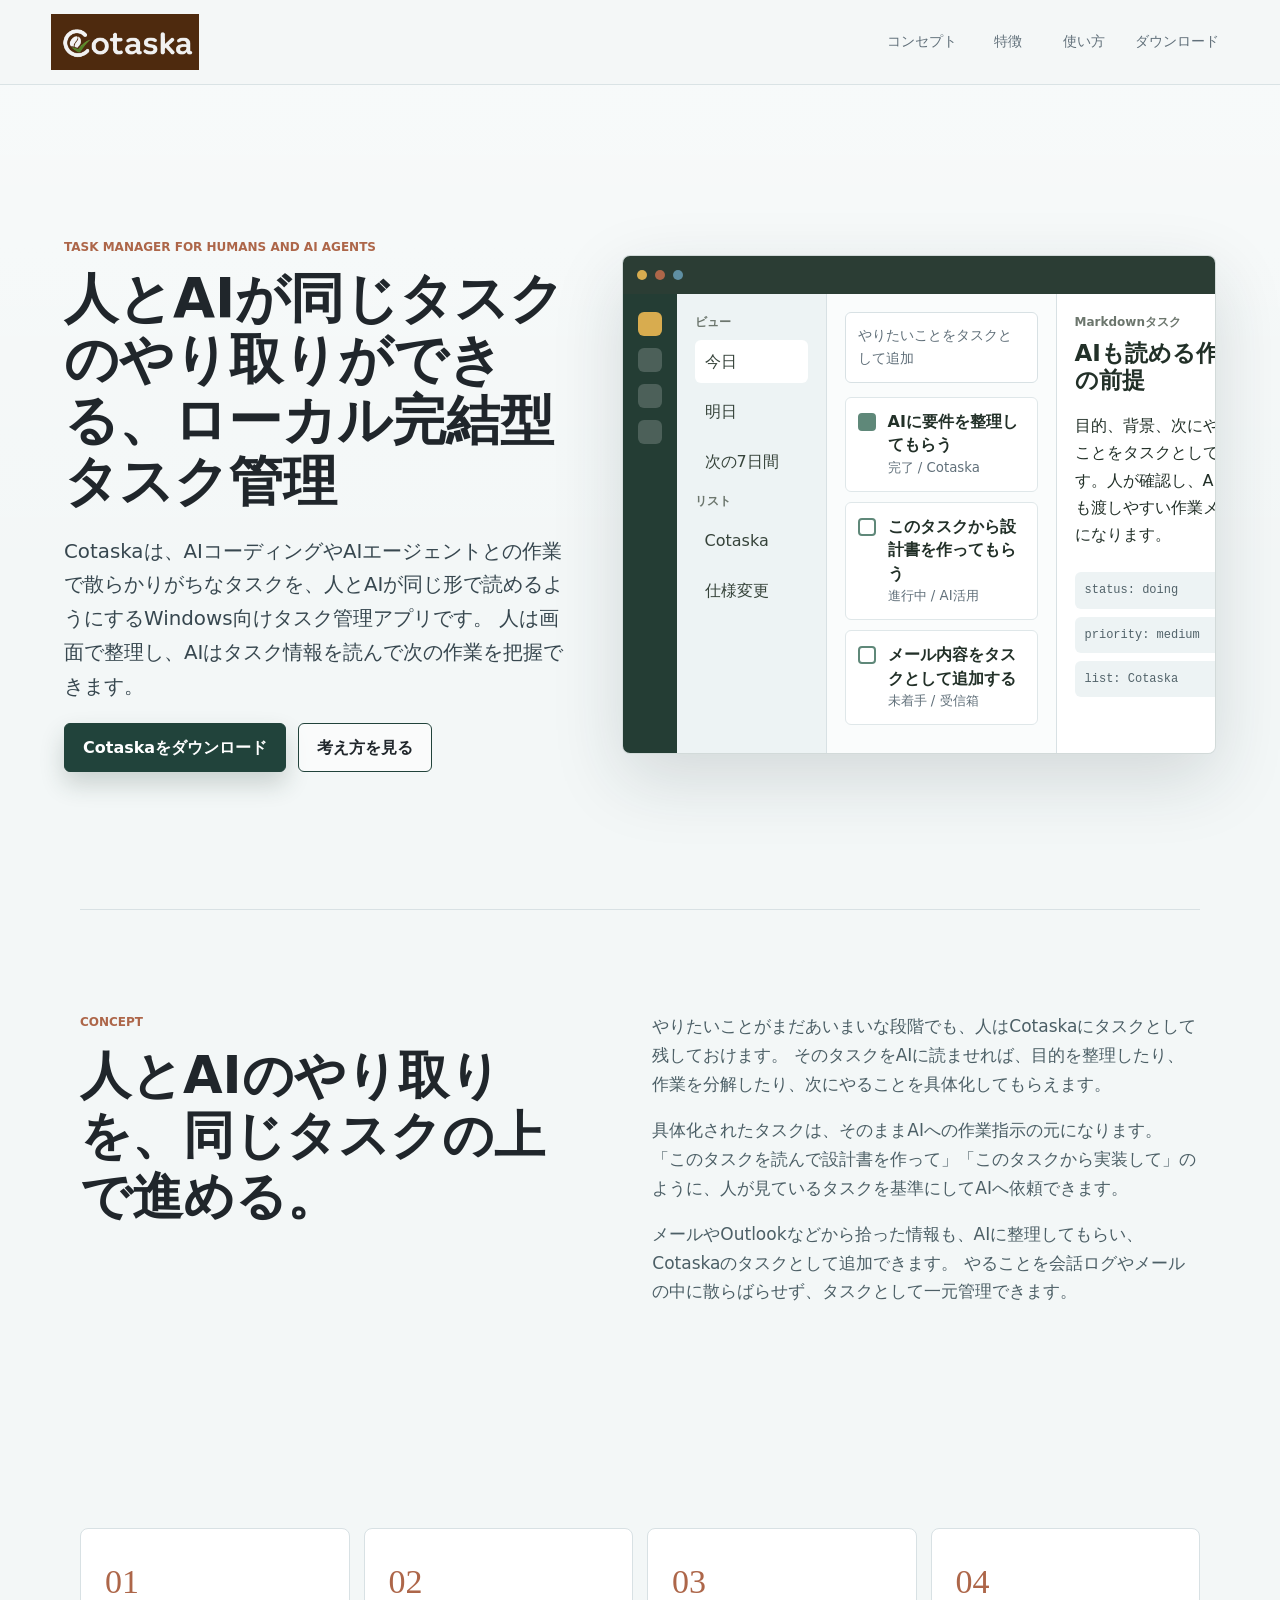
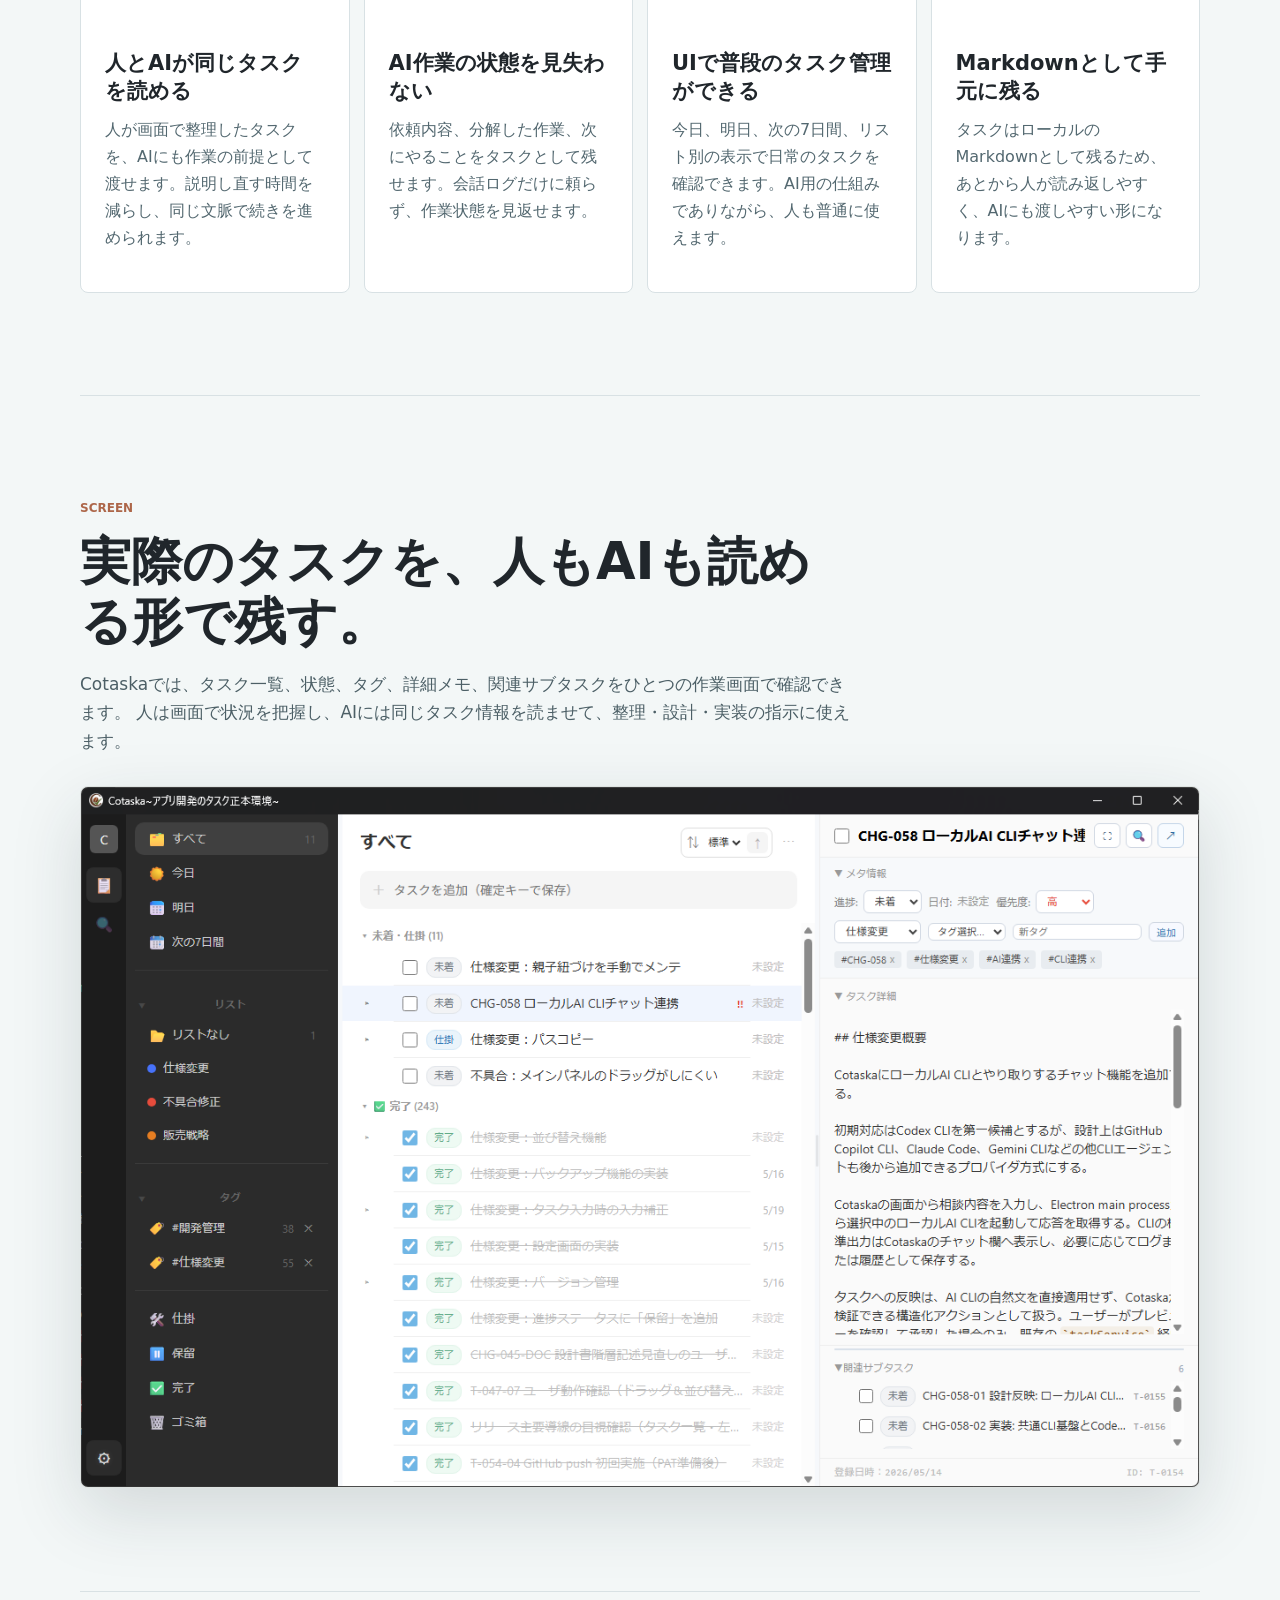
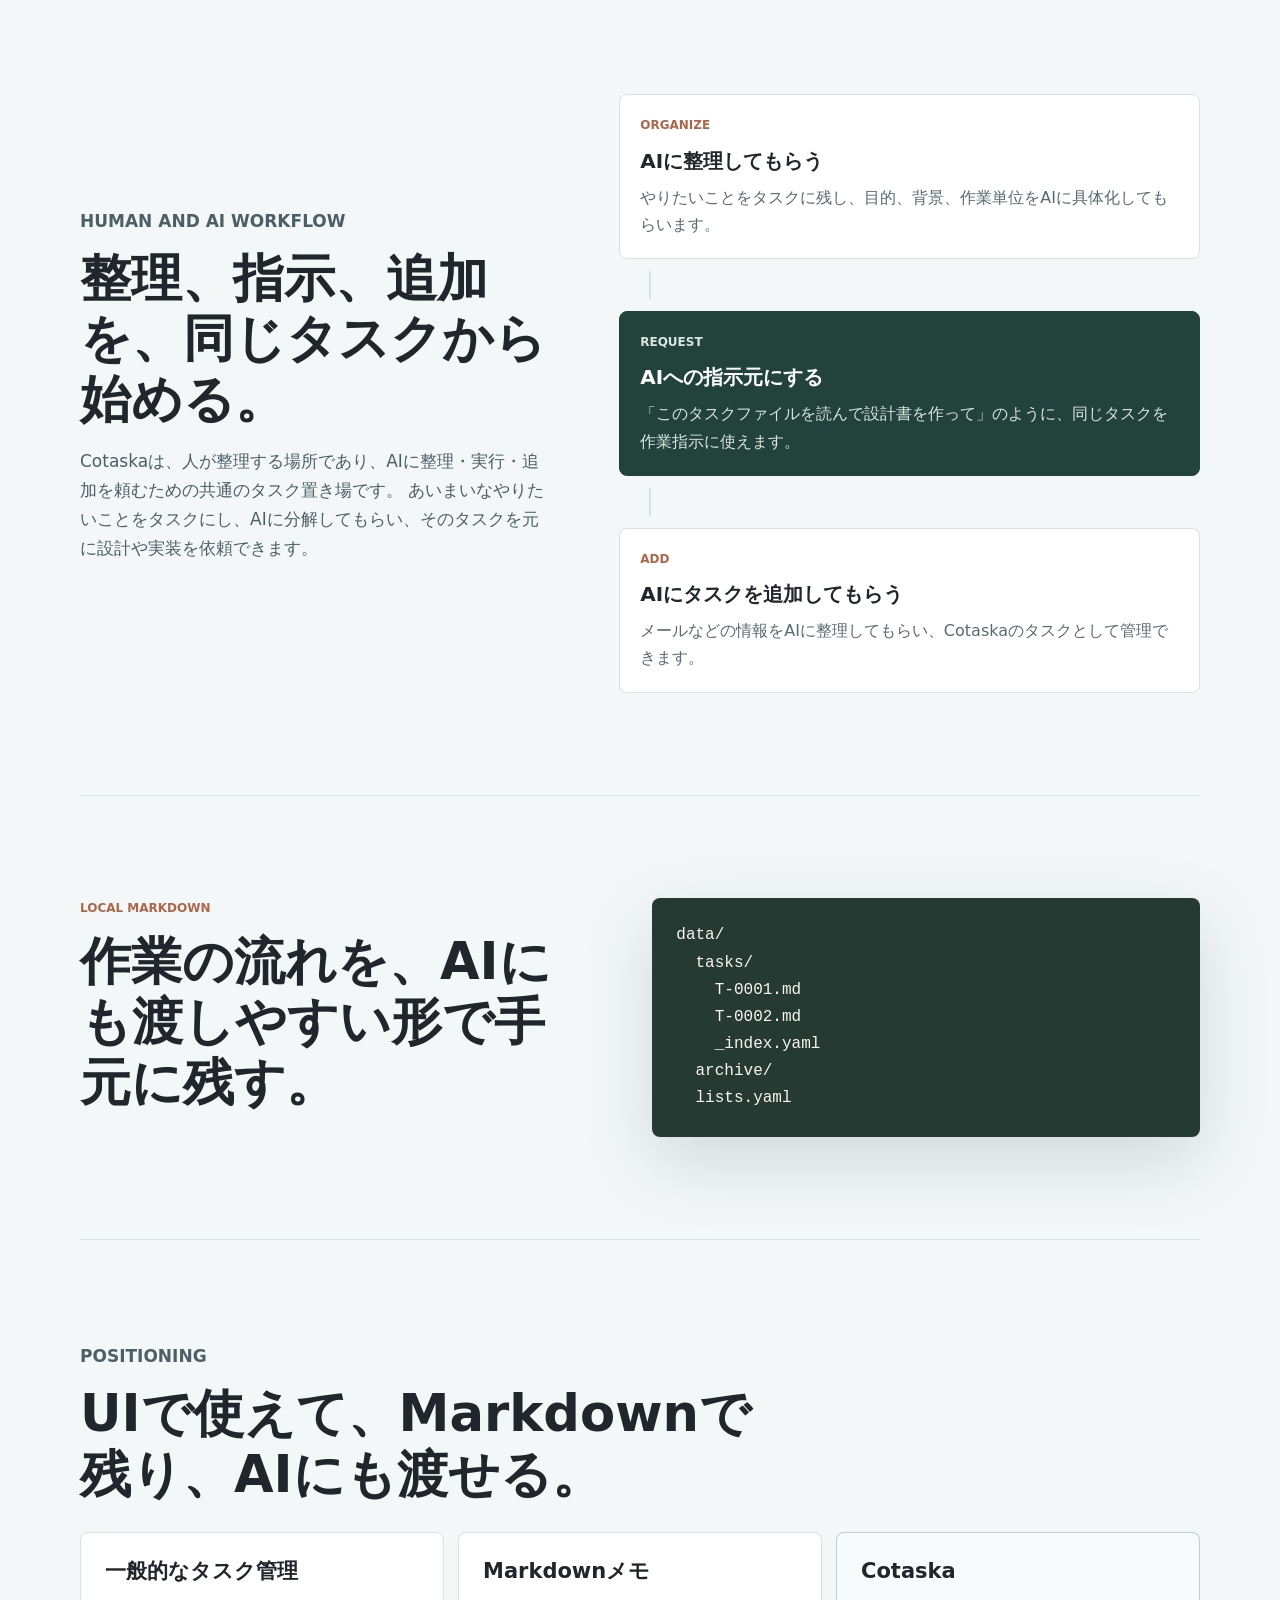
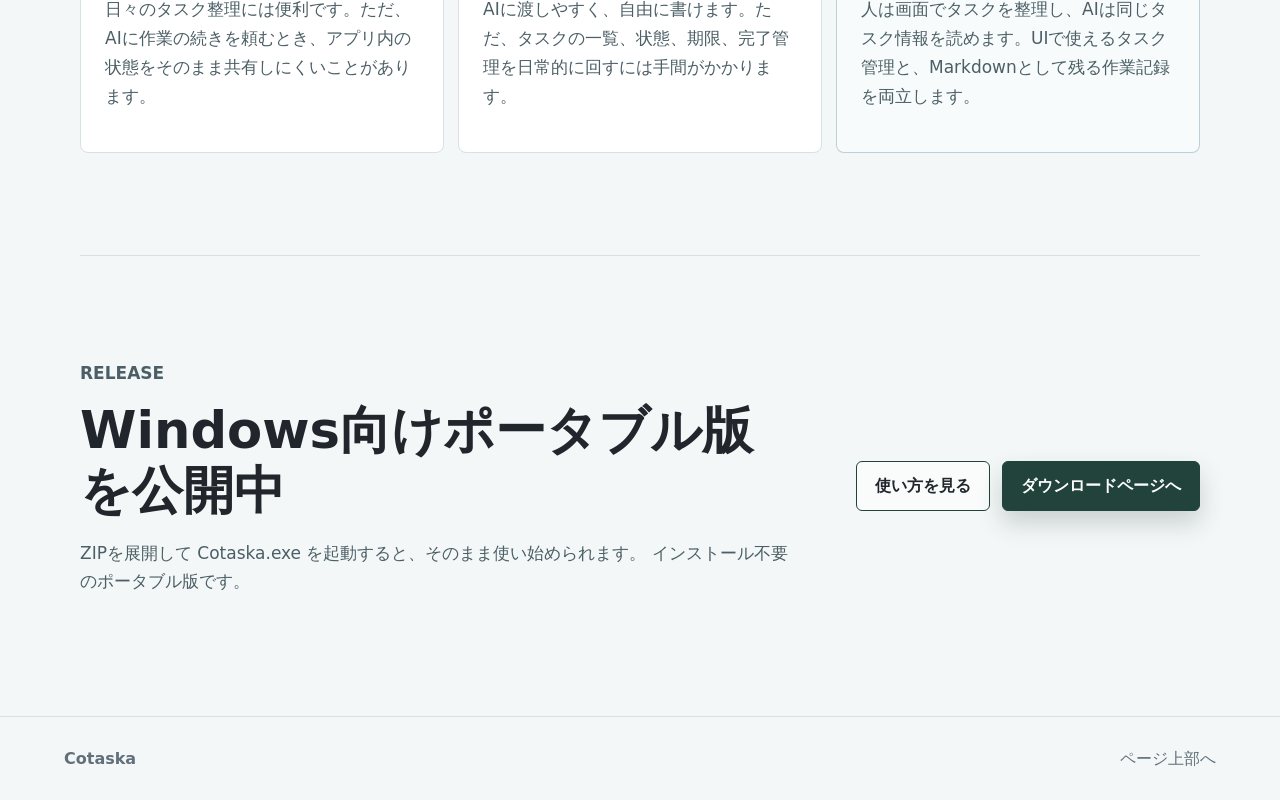
<file: index.html>
<!doctype html>
<html lang="ja">
  <head>
    <meta charset="utf-8">
    <meta name="viewport" content="width=device-width, initial-scale=1">
    <meta name="description" content="Cotaskaは、人とAIが同じタスクのやり取りができる、ローカル完結型のWindows向けタスク管理アプリです。">
    <meta property="og:title" content="Cotaska - 人とAIが同じタスクのやり取りができるタスク管理">
    <meta property="og:description" content="AIに整理してもらう、AIへ作業を指示する、AIにタスクを追加してもらうためのローカル完結型タスク管理。">
    <meta property="og:type" content="website">
    <meta property="og:url" content="https://csho10051.github.io/cotaska-site/">
    <meta property="og:image" content="https://csho10051.github.io/cotaska-site/assets/ogp.png">
    <meta property="og:image:width" content="1200">
    <meta property="og:image:height" content="630">
    <meta name="twitter:card" content="summary_large_image">
    <meta name="twitter:title" content="Cotaska - 人とAIが同じタスクのやり取りができるタスク管理">
    <meta name="twitter:description" content="AIに整理してもらう、AIへ作業を指示する、AIにタスクを追加してもらうためのローカル完結型タスク管理。">
    <meta name="twitter:image" content="https://csho10051.github.io/cotaska-site/assets/ogp.png">
    <title>Cotaska - 人とAIが同じタスクのやり取りができるタスク管理</title>
    <link rel="icon" href="assets/favicon.ico">
    <link rel="stylesheet" href="styles.css">
  </head>
  <body>
    <header class="site-header">
      <a class="brand" href="#top" aria-label="Cotaska">
        <img src="assets/cotaska-logo.png" alt="Cotaska">
      </a>
      <nav class="nav" aria-label="メインナビゲーション">
        <a href="#concept">コンセプト</a>
        <a href="#features">特徴</a>
        <a href="usage.html">使い方</a>
        <a href="download.html">ダウンロード</a>
      </nav>
    </header>

    <main id="top">
      <section class="hero">
        <div class="hero__copy">
          <p class="eyebrow">Task manager for humans and AI agents</p>
          <h1>人とAIが同じタスクのやり取りができる、ローカル完結型タスク管理</h1>
          <p class="lead">
            Cotaskaは、AIコーディングやAIエージェントとの作業で散らかりがちなタスクを、人とAIが同じ形で読めるようにするWindows向けタスク管理アプリです。
            人は画面で整理し、AIはタスク情報を読んで次の作業を把握できます。
          </p>
          <div class="hero__actions" aria-label="主な操作">
            <a class="button button--primary" href="download.html">Cotaskaをダウンロード</a>
            <a class="button button--ghost" href="#concept">考え方を見る</a>
          </div>
        </div>

        <div class="product-shot" aria-label="Cotaskaの画面イメージ">
          <div class="window-bar">
            <span></span>
            <span></span>
            <span></span>
          </div>
          <div class="app-shell">
            <aside class="rail">
              <div class="rail__item active"></div>
              <div class="rail__item"></div>
              <div class="rail__item"></div>
              <div class="rail__item"></div>
            </aside>
            <section class="side-pane">
              <p class="pane-label">ビュー</p>
              <button class="view active">今日</button>
              <button class="view">明日</button>
              <button class="view">次の7日間</button>
              <p class="pane-label">リスト</p>
              <button class="view">Cotaska</button>
              <button class="view">仕様変更</button>
            </section>
            <section class="task-pane">
              <div class="quick-add">やりたいことをタスクとして追加</div>
              <article class="task done">
                <span class="check"></span>
                <div>
                  <strong>AIに要件を整理してもらう</strong>
                  <small>完了 / Cotaska</small>
                </div>
              </article>
              <article class="task">
                <span class="check"></span>
                <div>
                  <strong>このタスクから設計書を作ってもらう</strong>
                  <small>進行中 / AI活用</small>
                </div>
              </article>
              <article class="task">
                <span class="check"></span>
                <div>
                  <strong>メール内容をタスクとして追加する</strong>
                  <small>未着手 / 受信箱</small>
                </div>
              </article>
            </section>
            <section class="detail-pane">
              <p class="pane-label">Markdownタスク</p>
              <h2>AIも読める作業の前提</h2>
              <p>目的、背景、次にやることをタスクとして残す。人が確認し、AIにも渡しやすい作業メモになります。</p>
              <div class="metadata">
                <span>status: doing</span>
                <span>priority: medium</span>
                <span>list: Cotaska</span>
              </div>
            </section>
          </div>
        </div>
      </section>

      <section id="concept" class="section concept">
        <div class="section-heading">
          <p class="eyebrow">Concept</p>
          <h2>人とAIのやり取りを、同じタスクの上で進める。</h2>
        </div>
        <div class="concept__body">
          <p>
            やりたいことがまだあいまいな段階でも、人はCotaskaにタスクとして残しておけます。
            そのタスクをAIに読ませれば、目的を整理したり、作業を分解したり、次にやることを具体化してもらえます。
          </p>
          <p>
            具体化されたタスクは、そのままAIへの作業指示の元になります。
            「このタスクを読んで設計書を作って」「このタスクから実装して」のように、人が見ているタスクを基準にしてAIへ依頼できます。
          </p>
          <p>
            メールやOutlookなどから拾った情報も、AIに整理してもらい、Cotaskaのタスクとして追加できます。
            やることを会話ログやメールの中に散らばらせず、タスクとして一元管理できます。
          </p>
        </div>
      </section>

      <section id="features" class="section feature-grid">
        <article>
          <span class="feature-number">01</span>
          <h3>人とAIが同じタスクを読める</h3>
          <p>人が画面で整理したタスクを、AIにも作業の前提として渡せます。説明し直す時間を減らし、同じ文脈で続きを進められます。</p>
        </article>
        <article>
          <span class="feature-number">02</span>
          <h3>AI作業の状態を見失わない</h3>
          <p>依頼内容、分解した作業、次にやることをタスクとして残せます。会話ログだけに頼らず、作業状態を見返せます。</p>
        </article>
        <article>
          <span class="feature-number">03</span>
          <h3>UIで普段のタスク管理ができる</h3>
          <p>今日、明日、次の7日間、リスト別の表示で日常のタスクを確認できます。AI用の仕組みでありながら、人も普通に使えます。</p>
        </article>
        <article>
          <span class="feature-number">04</span>
          <h3>Markdownとして手元に残る</h3>
          <p>タスクはローカルのMarkdownとして残るため、あとから人が読み返しやすく、AIにも渡しやすい形になります。</p>
        </article>
      </section>

      <section class="section screenshot-section">
        <div class="section-heading">
          <p class="eyebrow">Screen</p>
          <h2>実際のタスクを、人もAIも読める形で残す。</h2>
          <p>
            Cotaskaでは、タスク一覧、状態、タグ、詳細メモ、関連サブタスクをひとつの作業画面で確認できます。
            人は画面で状況を把握し、AIには同じタスク情報を読ませて、整理・設計・実装の指示に使えます。
          </p>
        </div>
        <figure class="screenshot-frame">
          <img src="assets/cotaska-screen.png" alt="Cotaskaのタスク一覧と詳細画面">
        </figure>
      </section>

      <section id="agents" class="section agent-section">
        <div class="agent-copy">
          <p class="eyebrow">Human and AI workflow</p>
          <h2>整理、指示、追加を、同じタスクから始める。</h2>
          <p>
            Cotaskaは、人が整理する場所であり、AIに整理・実行・追加を頼むための共通のタスク置き場です。
            あいまいなやりたいことをタスクにし、AIに分解してもらい、そのタスクを元に設計や実装を依頼できます。
          </p>
        </div>
        <div class="agent-flow" aria-label="CotaskaのAI活用フロー">
          <div class="flow-card">
            <span>Organize</span>
            <strong>AIに整理してもらう</strong>
            <p>やりたいことをタスクに残し、目的、背景、作業単位をAIに具体化してもらいます。</p>
          </div>
          <div class="flow-line"></div>
          <div class="flow-card flow-card--dark">
            <span>Request</span>
            <strong>AIへの指示元にする</strong>
            <p>「このタスクファイルを読んで設計書を作って」のように、同じタスクを作業指示に使えます。</p>
          </div>
          <div class="flow-line"></div>
          <div class="flow-card">
            <span>Add</span>
            <strong>AIにタスクを追加してもらう</strong>
            <p>メールなどの情報をAIに整理してもらい、Cotaskaのタスクとして管理できます。</p>
          </div>
        </div>
      </section>

      <section class="section data-model">
        <div class="section-heading">
          <p class="eyebrow">Local Markdown</p>
          <h2>作業の流れを、AIにも渡しやすい形で手元に残す。</h2>
        </div>
        <pre><code>data/
  tasks/
    T-0001.md
    T-0002.md
    _index.yaml
  archive/
  lists.yaml</code></pre>
      </section>

      <section class="section comparison">
        <div class="section-heading">
          <p class="eyebrow">Positioning</p>
          <h2>UIで使えて、Markdownで残り、AIにも渡せる。</h2>
        </div>
        <div class="comparison-grid">
          <div>
            <h3>一般的なタスク管理</h3>
            <p>日々のタスク整理には便利です。ただ、AIに作業の続きを頼むとき、アプリ内の状態をそのまま共有しにくいことがあります。</p>
          </div>
          <div>
            <h3>Markdownメモ</h3>
            <p>AIに渡しやすく、自由に書けます。ただ、タスクの一覧、状態、期限、完了管理を日常的に回すには手間がかかります。</p>
          </div>
          <div>
            <h3>Cotaska</h3>
            <p>人は画面でタスクを整理し、AIは同じタスク情報を読めます。UIで使えるタスク管理と、Markdownとして残る作業記録を両立します。</p>
          </div>
        </div>
      </section>

      <section id="download" class="section download">
        <div>
          <p class="eyebrow">Release</p>
          <h2>Windows向けポータブル版を公開中</h2>
          <p>
            ZIPを展開して Cotaska.exe を起動すると、そのまま使い始められます。
            インストール不要のポータブル版です。
          </p>
        </div>
        <div class="download__actions">
          <a class="button button--ghost" href="usage.html">使い方を見る</a>
          <a class="button button--primary" href="download.html">ダウンロードページへ</a>
        </div>
      </section>
    </main>

    <footer class="site-footer">
      <p>Cotaska</p>
      <a href="#top">ページ上部へ</a>
    </footer>

    <script src="script.js"></script>
  </body>
</html>
</file>
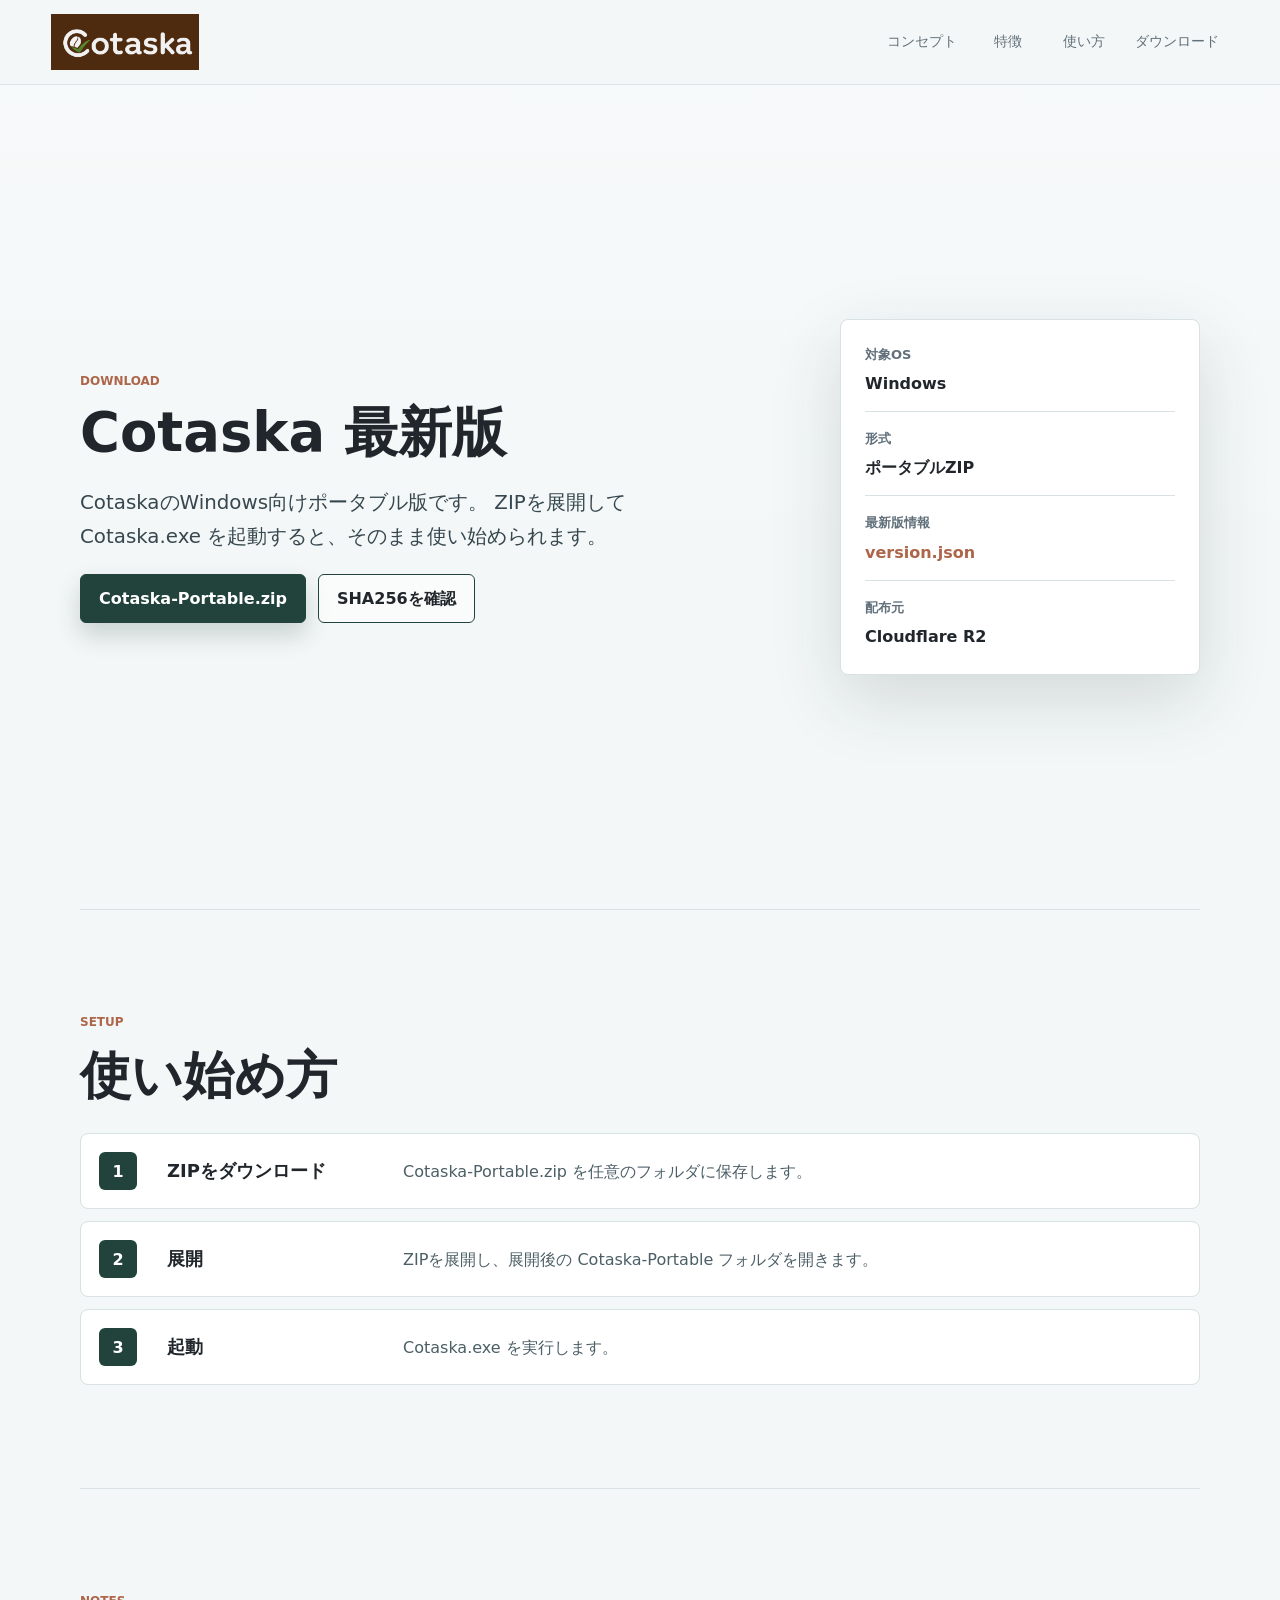
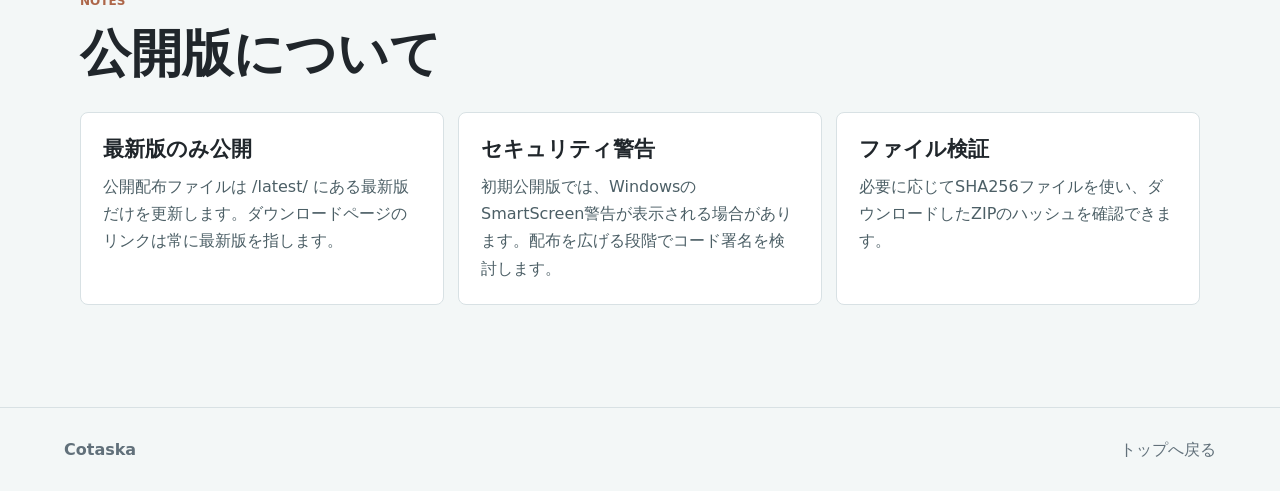
<file: download.html>
<!doctype html>
<html lang="ja">
  <head>
    <meta charset="utf-8">
    <meta name="viewport" content="width=device-width, initial-scale=1">
    <meta name="description" content="Cotaska のWindows向けポータブル版をダウンロードできます。ZIPを展開してCotaska.exeを起動すると使い始められます。">
    <meta property="og:title" content="Cotaska ダウンロード">
    <meta property="og:description" content="Cotaska のWindows向けポータブル版をダウンロードできます。">
    <meta property="og:type" content="website">
    <meta property="og:url" content="https://csho10051.github.io/cotaska-site/download.html">
    <meta property="og:image" content="https://csho10051.github.io/cotaska-site/assets/ogp.png">
    <meta property="og:image:width" content="1200">
    <meta property="og:image:height" content="630">
    <meta name="twitter:card" content="summary_large_image">
    <meta name="twitter:title" content="Cotaska ダウンロード">
    <meta name="twitter:description" content="Cotaska のWindows向けポータブル版をダウンロードできます。">
    <meta name="twitter:image" content="https://csho10051.github.io/cotaska-site/assets/ogp.png">
    <title>Cotaska ダウンロード</title>
    <link rel="icon" href="assets/favicon.ico">
    <link rel="stylesheet" href="styles.css">
  </head>
  <body>
    <header class="site-header">
      <a class="brand" href="index.html" aria-label="Cotaska">
        <img src="assets/cotaska-logo.png" alt="Cotaska">
      </a>
      <nav class="nav" aria-label="メインナビゲーション">
        <a href="index.html#concept">コンセプト</a>
        <a href="index.html#features">特徴</a>
        <a href="usage.html">使い方</a>
        <a href="download.html">ダウンロード</a>
      </nav>
    </header>

    <main>
      <section class="section download-hero">
        <div class="download-hero__copy">
          <p class="eyebrow">Download</p>
          <h1>Cotaska 最新版</h1>
          <p class="lead">
            CotaskaのWindows向けポータブル版です。
            ZIPを展開して Cotaska.exe を起動すると、そのまま使い始められます。
          </p>
          <div class="hero__actions">
            <a class="button button--primary" href="https://pub-d671fdad660b43a8a4b99ede58b7c092.r2.dev/latest/Cotaska-Portable.zip">
              Cotaska-Portable.zip
            </a>
            <a class="button button--ghost" href="https://pub-d671fdad660b43a8a4b99ede58b7c092.r2.dev/latest/Cotaska-Portable.zip.sha256">
              SHA256を確認
            </a>
          </div>
        </div>

        <aside class="download-panel" aria-label="配布情報">
          <dl>
            <div>
              <dt>対象OS</dt>
              <dd>Windows</dd>
            </div>
            <div>
              <dt>形式</dt>
              <dd>ポータブルZIP</dd>
            </div>
            <div>
              <dt>最新版情報</dt>
              <dd><a href="https://pub-d671fdad660b43a8a4b99ede58b7c092.r2.dev/latest/version.json">version.json</a></dd>
            </div>
            <div>
              <dt>配布元</dt>
              <dd>Cloudflare R2</dd>
            </div>
          </dl>
        </aside>
      </section>

      <section class="section download-steps">
        <div class="section-heading">
          <p class="eyebrow">Setup</p>
          <h2>使い始め方</h2>
        </div>
        <ol class="steps-list">
          <li>
            <strong>ZIPをダウンロード</strong>
            <span>Cotaska-Portable.zip を任意のフォルダに保存します。</span>
          </li>
          <li>
            <strong>展開</strong>
            <span>ZIPを展開し、展開後の Cotaska-Portable フォルダを開きます。</span>
          </li>
          <li>
            <strong>起動</strong>
            <span>Cotaska.exe を実行します。</span>
          </li>
        </ol>
      </section>

      <section class="section download-notes">
        <div class="section-heading">
          <p class="eyebrow">Notes</p>
          <h2>公開版について</h2>
        </div>
        <div class="notes-grid">
          <article>
            <h3>最新版のみ公開</h3>
            <p>公開配布ファイルは /latest/ にある最新版だけを更新します。ダウンロードページのリンクは常に最新版を指します。</p>
          </article>
          <article>
            <h3>セキュリティ警告</h3>
            <p>初期公開版では、WindowsのSmartScreen警告が表示される場合があります。配布を広げる段階でコード署名を検討します。</p>
          </article>
          <article>
            <h3>ファイル検証</h3>
            <p>必要に応じてSHA256ファイルを使い、ダウンロードしたZIPのハッシュを確認できます。</p>
          </article>
        </div>
      </section>
    </main>

    <footer class="site-footer">
      <p>Cotaska</p>
      <a href="index.html">トップへ戻る</a>
    </footer>
  </body>
</html>
</file>
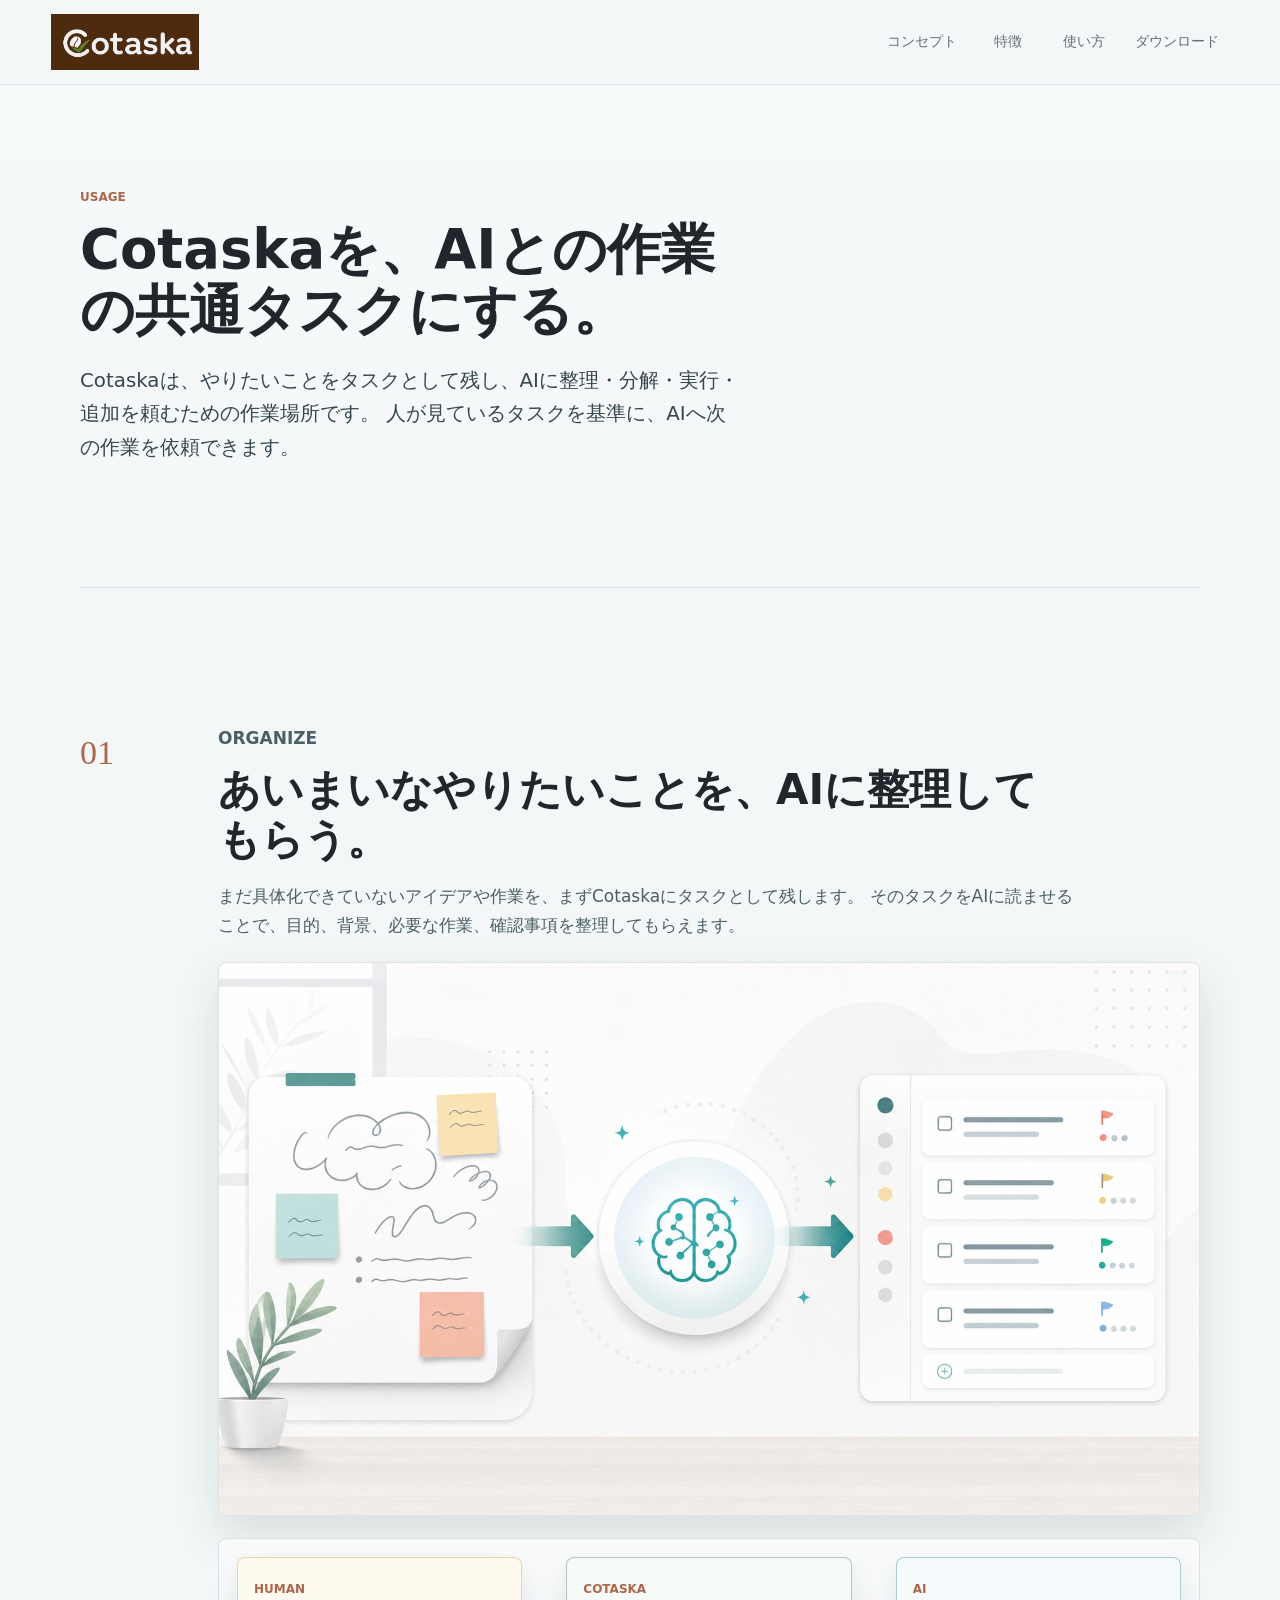
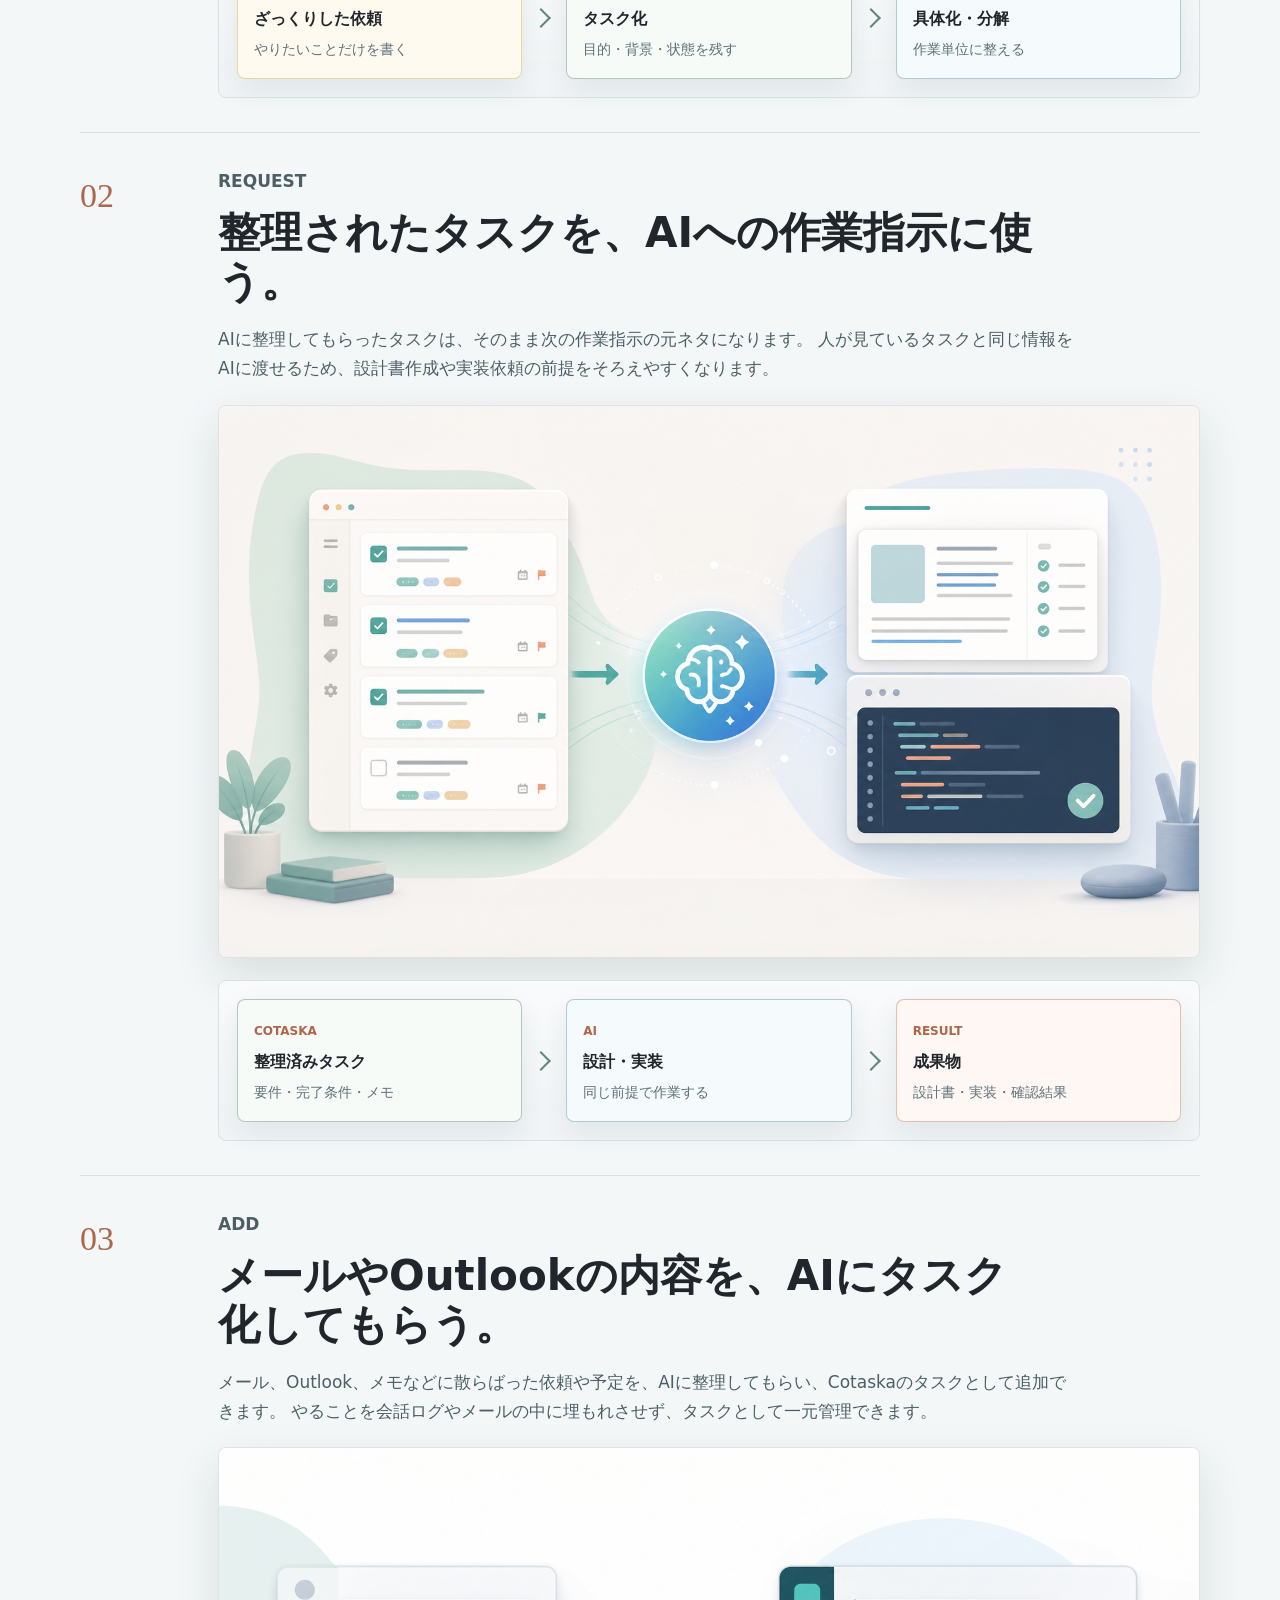
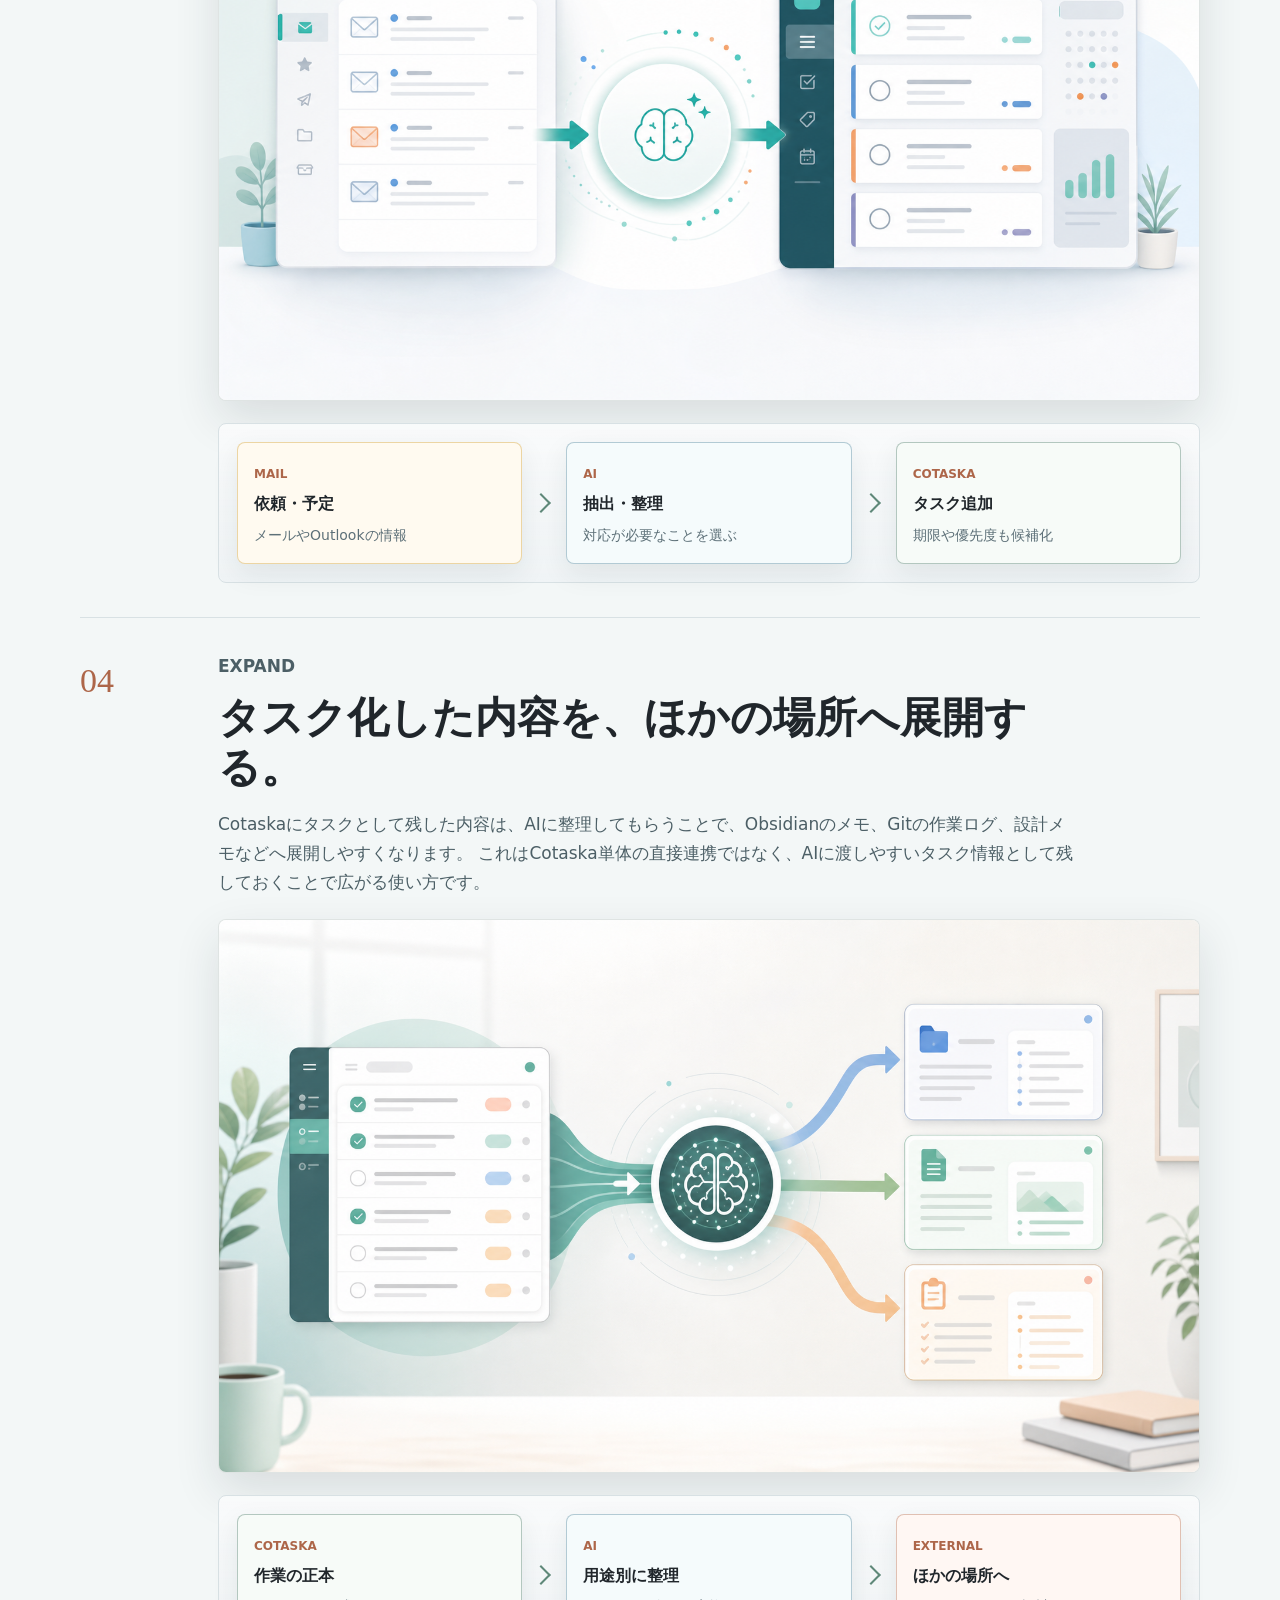
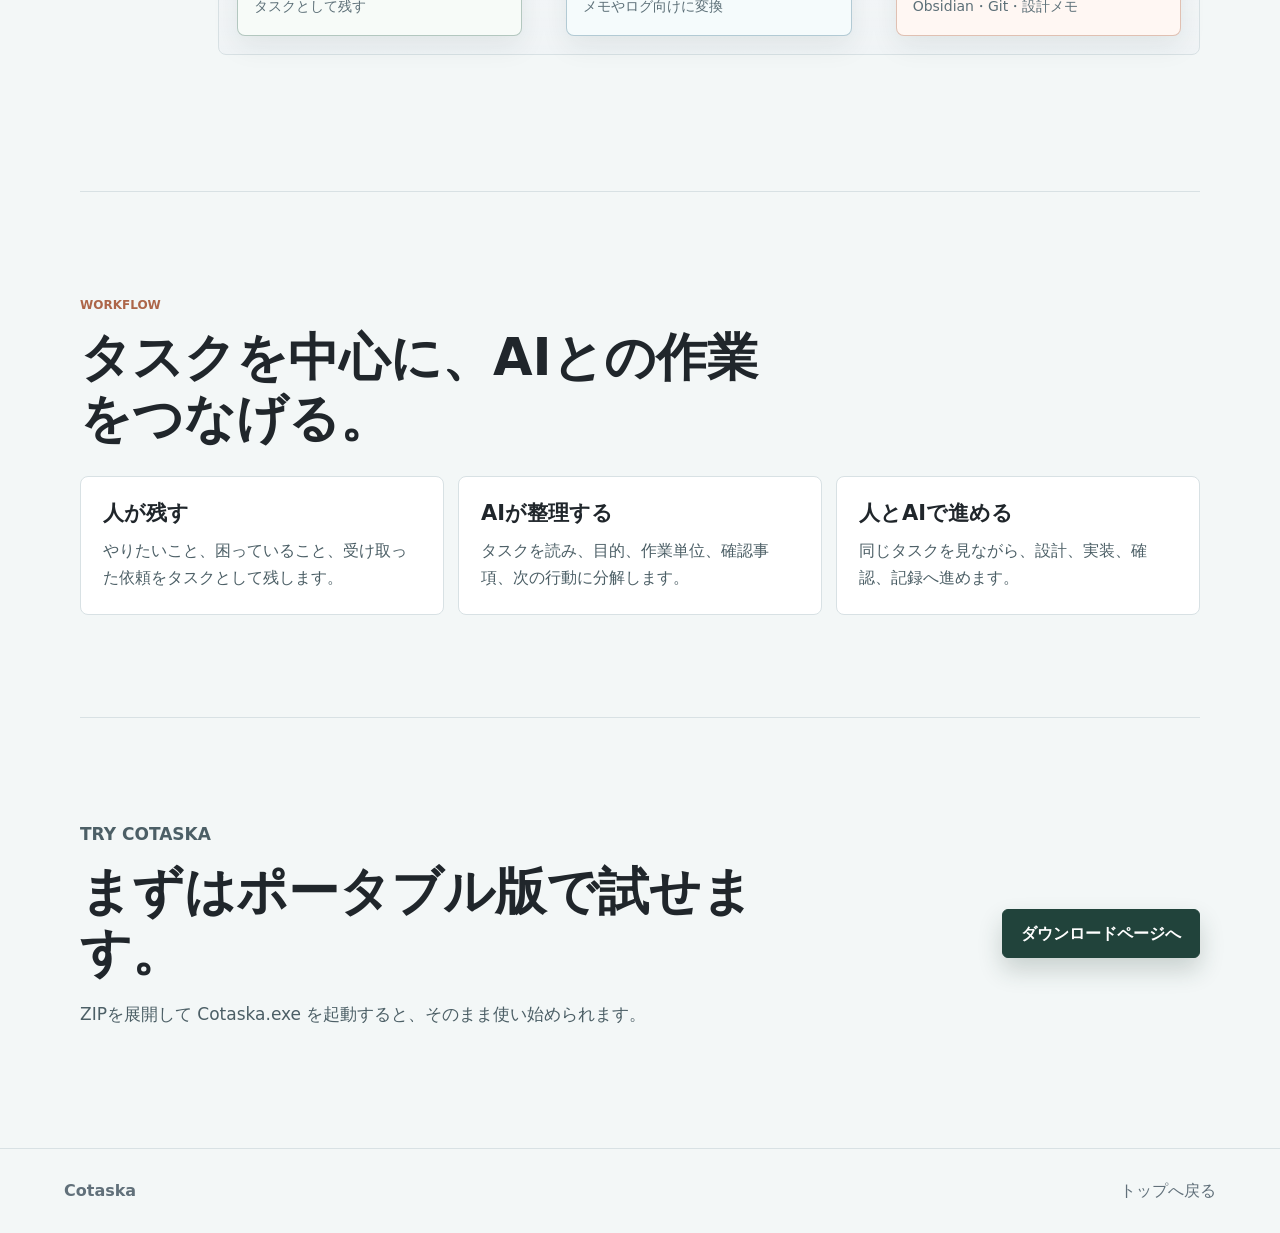
<file: usage.html>
<!doctype html>
<html lang="ja">
  <head>
    <meta charset="utf-8">
    <meta name="viewport" content="width=device-width, initial-scale=1">
    <meta name="description" content="Cotaskaの使い方。AIにタスクを整理してもらう、AIへの作業指示に使う、メールからタスクを追加してもらう流れを紹介します。">
    <meta property="og:title" content="Cotaska 使い方">
    <meta property="og:description" content="人とAIが同じタスクを見ながら作業を進めるためのCotaska活用例。">
    <meta property="og:type" content="website">
    <meta property="og:url" content="https://csho10051.github.io/cotaska-site/usage.html">
    <meta property="og:image" content="https://csho10051.github.io/cotaska-site/assets/ogp.png">
    <meta property="og:image:width" content="1200">
    <meta property="og:image:height" content="630">
    <meta name="twitter:card" content="summary_large_image">
    <meta name="twitter:title" content="Cotaska 使い方">
    <meta name="twitter:description" content="人とAIが同じタスクを見ながら作業を進めるためのCotaska活用例。">
    <meta name="twitter:image" content="https://csho10051.github.io/cotaska-site/assets/ogp.png">
    <title>Cotaska 使い方</title>
    <link rel="icon" href="assets/favicon.ico">
    <link rel="stylesheet" href="styles.css">
  </head>
  <body>
    <header class="site-header">
      <a class="brand" href="index.html" aria-label="Cotaska">
        <img src="assets/cotaska-logo.png" alt="Cotaska">
      </a>
      <nav class="nav" aria-label="メインナビゲーション">
        <a href="index.html#concept">コンセプト</a>
        <a href="index.html#features">特徴</a>
        <a href="usage.html">使い方</a>
        <a href="download.html">ダウンロード</a>
      </nav>
    </header>

    <main>
      <section class="section usage-hero">
        <div class="section-heading">
          <p class="eyebrow">Usage</p>
          <h1>Cotaskaを、AIとの作業の共通タスクにする。</h1>
          <p class="lead">
            Cotaskaは、やりたいことをタスクとして残し、AIに整理・分解・実行・追加を頼むための作業場所です。
            人が見ているタスクを基準に、AIへ次の作業を依頼できます。
          </p>
        </div>
      </section>

      <section class="section usage-flow">
        <article class="usage-step">
          <span class="feature-number">01</span>
          <div>
            <p class="eyebrow">Organize</p>
            <h2>あいまいなやりたいことを、AIに整理してもらう。</h2>
            <p>
              まだ具体化できていないアイデアや作業を、まずCotaskaにタスクとして残します。
              そのタスクをAIに読ませることで、目的、背景、必要な作業、確認事項を整理してもらえます。
            </p>
            <figure class="usage-image">
              <img src="assets/usage-organize.png" alt="あいまいな依頼をAIが整理してCotaskaのタスクへ分解するイメージ">
            </figure>
            <div class="usage-visual usage-visual--organize" aria-label="あいまいな作業をAIに整理してもらうイメージ">
              <div class="visual-card visual-card--note">
                <span>Human</span>
                <strong>ざっくりした依頼</strong>
                <p>やりたいことだけを書く</p>
              </div>
              <div class="visual-arrow"></div>
              <div class="visual-card visual-card--task">
                <span>Cotaska</span>
                <strong>タスク化</strong>
                <p>目的・背景・状態を残す</p>
              </div>
              <div class="visual-arrow"></div>
              <div class="visual-card visual-card--ai">
                <span>AI</span>
                <strong>具体化・分解</strong>
                <p>作業単位に整える</p>
              </div>
            </div>
          </div>
        </article>

        <article class="usage-step">
          <span class="feature-number">02</span>
          <div>
            <p class="eyebrow">Request</p>
            <h2>整理されたタスクを、AIへの作業指示に使う。</h2>
            <p>
              AIに整理してもらったタスクは、そのまま次の作業指示の元ネタになります。
              人が見ているタスクと同じ情報をAIに渡せるため、設計書作成や実装依頼の前提をそろえやすくなります。
            </p>
            <figure class="usage-image">
              <img src="assets/usage-request.png" alt="CotaskaのタスクをAIへの設計や実装の指示に使うイメージ">
            </figure>
            <div class="usage-visual usage-visual--request" aria-label="タスクをAIへの作業指示に使うイメージ">
              <div class="visual-card visual-card--task">
                <span>Cotaska</span>
                <strong>整理済みタスク</strong>
                <p>要件・完了条件・メモ</p>
              </div>
              <div class="visual-arrow"></div>
              <div class="visual-card visual-card--ai">
                <span>AI</span>
                <strong>設計・実装</strong>
                <p>同じ前提で作業する</p>
              </div>
              <div class="visual-arrow"></div>
              <div class="visual-card visual-card--result">
                <span>Result</span>
                <strong>成果物</strong>
                <p>設計書・実装・確認結果</p>
              </div>
            </div>
          </div>
        </article>

        <article class="usage-step">
          <span class="feature-number">03</span>
          <div>
            <p class="eyebrow">Add</p>
            <h2>メールやOutlookの内容を、AIにタスク化してもらう。</h2>
            <p>
              メール、Outlook、メモなどに散らばった依頼や予定を、AIに整理してもらい、Cotaskaのタスクとして追加できます。
              やることを会話ログやメールの中に埋もれさせず、タスクとして一元管理できます。
            </p>
            <figure class="usage-image">
              <img src="assets/usage-add.png" alt="メールやOutlookの内容をAIが整理してCotaskaのタスクへ追加するイメージ">
            </figure>
            <div class="usage-visual usage-visual--add" aria-label="メールなどの内容をAIにタスク化してもらうイメージ">
              <div class="visual-card visual-card--mail">
                <span>Mail</span>
                <strong>依頼・予定</strong>
                <p>メールやOutlookの情報</p>
              </div>
              <div class="visual-arrow"></div>
              <div class="visual-card visual-card--ai">
                <span>AI</span>
                <strong>抽出・整理</strong>
                <p>対応が必要なことを選ぶ</p>
              </div>
              <div class="visual-arrow"></div>
              <div class="visual-card visual-card--task">
                <span>Cotaska</span>
                <strong>タスク追加</strong>
                <p>期限や優先度も候補化</p>
              </div>
            </div>
          </div>
        </article>

        <article class="usage-step">
          <span class="feature-number">04</span>
          <div>
            <p class="eyebrow">Expand</p>
            <h2>タスク化した内容を、ほかの場所へ展開する。</h2>
            <p>
              Cotaskaにタスクとして残した内容は、AIに整理してもらうことで、Obsidianのメモ、Gitの作業ログ、設計メモなどへ展開しやすくなります。
              これはCotaska単体の直接連携ではなく、AIに渡しやすいタスク情報として残しておくことで広がる使い方です。
            </p>
            <figure class="usage-image">
              <img src="assets/usage-expand.png" alt="Cotaskaのタスク内容をAIが整理して外部のメモや作業ログへ展開するイメージ">
            </figure>
            <div class="usage-visual usage-visual--expand" aria-label="タスク化した内容をほかの場所へ展開するイメージ">
              <div class="visual-card visual-card--task">
                <span>Cotaska</span>
                <strong>作業の正本</strong>
                <p>タスクとして残す</p>
              </div>
              <div class="visual-arrow"></div>
              <div class="visual-card visual-card--ai">
                <span>AI</span>
                <strong>用途別に整理</strong>
                <p>メモやログ向けに変換</p>
              </div>
              <div class="visual-arrow"></div>
              <div class="visual-card visual-card--external">
                <span>External</span>
                <strong>ほかの場所へ</strong>
                <p>Obsidian・Git・設計メモ</p>
              </div>
            </div>
          </div>
        </article>
      </section>

      <section class="section usage-summary">
        <div class="section-heading">
          <p class="eyebrow">Workflow</p>
          <h2>タスクを中心に、AIとの作業をつなげる。</h2>
        </div>
        <div class="summary-grid">
          <article>
            <h3>人が残す</h3>
            <p>やりたいこと、困っていること、受け取った依頼をタスクとして残します。</p>
          </article>
          <article>
            <h3>AIが整理する</h3>
            <p>タスクを読み、目的、作業単位、確認事項、次の行動に分解します。</p>
          </article>
          <article>
            <h3>人とAIで進める</h3>
            <p>同じタスクを見ながら、設計、実装、確認、記録へ進めます。</p>
          </article>
        </div>
      </section>

      <section class="section download">
        <div>
          <p class="eyebrow">Try Cotaska</p>
          <h2>まずはポータブル版で試せます。</h2>
          <p>ZIPを展開して Cotaska.exe を起動すると、そのまま使い始められます。</p>
        </div>
        <a class="button button--primary" href="download.html">ダウンロードページへ</a>
      </section>
    </main>

    <footer class="site-footer">
      <p>Cotaska</p>
      <a href="index.html">トップへ戻る</a>
    </footer>
  </body>
</html>
</file>
<file: styles.css>
:root {
  color-scheme: light;
  --ink: #20262b;
  --muted: #61707a;
  --line: #d8e1e4;
  --paper: #f3f7f7;
  --paper-deep: #e8eef1;
  --panel: #ffffff;
  --forest: #21433b;
  --moss: #5f8879;
  --clay: #ad6649;
  --amber: #d8ac4f;
  --blue: #5f8fa3;
  --shadow: 0 24px 70px rgba(28, 45, 52, 0.15);
}

* {
  box-sizing: border-box;
}

html {
  scroll-behavior: smooth;
}

body {
  margin: 0;
  background:
    linear-gradient(180deg, rgba(255, 255, 255, 0.42), rgba(255, 255, 255, 0) 38rem),
    var(--paper);
  color: var(--ink);
  font-family: "Yu Gothic", "Hiragino Kaku Gothic ProN", Meiryo, system-ui, sans-serif;
  line-height: 1.7;
}

a {
  color: inherit;
  text-decoration: none;
}

.site-header {
  position: sticky;
  top: 0;
  z-index: 10;
  display: flex;
  align-items: center;
  justify-content: space-between;
  gap: 24px;
  padding: 14px clamp(18px, 4vw, 54px);
  background: rgba(243, 247, 247, 0.92);
  border-bottom: 1px solid rgba(216, 225, 228, 0.9);
  backdrop-filter: blur(16px);
}

.brand img {
  display: block;
  width: 148px;
  max-width: 34vw;
  height: auto;
}

.nav {
  display: flex;
  gap: 6px;
  align-items: center;
}

.nav a {
  min-width: 70px;
  padding: 8px 10px;
  border-radius: 6px;
  color: var(--muted);
  font-size: 14px;
  text-align: center;
}

.nav a:hover {
  background: #e8eff1;
  color: var(--ink);
}

.hero {
  display: grid;
  grid-template-columns: minmax(0, 0.92fr) minmax(520px, 1.08fr);
  gap: clamp(30px, 4vw, 68px);
  align-items: center;
  min-height: calc(100vh - 76px);
  padding: clamp(28px, 4vw, 52px) clamp(18px, 5vw, 72px) 36px;
}

.hero__copy {
  max-width: 700px;
}

.eyebrow {
  margin: 0 0 12px;
  color: var(--clay);
  font-size: 12px;
  font-weight: 700;
  letter-spacing: 0;
  text-transform: uppercase;
}

h1,
h2,
h3,
p {
  margin-top: 0;
}

h1 {
  margin-bottom: 22px;
  font-size: clamp(34px, 4.25vw, 58px);
  line-height: 1.12;
  letter-spacing: 0;
}

h2 {
  margin-bottom: 18px;
  font-size: clamp(30px, 4vw, 54px);
  line-height: 1.18;
  letter-spacing: 0;
}

h3 {
  margin-bottom: 10px;
  font-size: 21px;
  line-height: 1.35;
}

.lead {
  max-width: 660px;
  color: #37474f;
  font-size: clamp(17px, 1.55vw, 20px);
}

.hero__actions,
.download {
  display: flex;
  flex-wrap: wrap;
  gap: 12px;
  align-items: center;
}

.button {
  display: inline-flex;
  align-items: center;
  justify-content: center;
  min-height: 46px;
  padding: 10px 18px;
  border: 1px solid var(--forest);
  border-radius: 6px;
  font-weight: 700;
  transition: transform 180ms ease, box-shadow 180ms ease, background 180ms ease;
}

.button:hover {
  transform: translateY(-2px);
}

.button--primary {
  background: var(--forest);
  color: #fff;
  box-shadow: 0 12px 24px rgba(36, 61, 52, 0.2);
}

.button--ghost {
  background: rgba(255, 255, 255, 0.58);
}

.product-shot {
  overflow: hidden;
  border: 1px solid rgba(36, 61, 52, 0.14);
  border-radius: 8px;
  background: #eef4f4;
  box-shadow: var(--shadow);
}

.window-bar {
  display: flex;
  gap: 8px;
  align-items: center;
  height: 38px;
  padding: 0 14px;
  background: #2b3d34;
}

.window-bar span {
  width: 10px;
  height: 10px;
  border-radius: 50%;
  background: var(--amber);
}

.window-bar span:nth-child(2) {
  background: var(--clay);
}

.window-bar span:nth-child(3) {
  background: var(--blue);
}

.app-shell {
  display: grid;
  grid-template-columns: 54px 150px minmax(230px, 1fr) minmax(210px, 0.85fr);
  min-height: 430px;
  color: #223028;
}

.rail,
.side-pane,
.task-pane,
.detail-pane {
  padding: 18px;
}

.rail {
  display: flex;
  flex-direction: column;
  gap: 12px;
  align-items: center;
  background: #243d34;
}

.rail__item {
  width: 24px;
  height: 24px;
  border-radius: 6px;
  background: rgba(255, 255, 255, 0.18);
}

.rail__item.active {
  background: var(--amber);
}

.side-pane {
  background: #edf3f4;
  border-right: 1px solid var(--line);
}

.pane-label {
  margin: 0 0 8px;
  color: #6c766d;
  font-size: 12px;
  font-weight: 700;
}

.view {
  display: block;
  width: 100%;
  margin-bottom: 7px;
  padding: 8px 10px;
  border: 0;
  border-radius: 6px;
  background: transparent;
  color: #36433a;
  font: inherit;
  text-align: left;
}

.view.active,
.view:hover {
  background: #fff;
}

.task-pane {
  background: #fafcfc;
  border-right: 1px solid var(--line);
}

.quick-add {
  margin-bottom: 14px;
  padding: 11px 12px;
  border: 1px solid var(--line);
  border-radius: 6px;
  background: #fff;
  color: var(--muted);
  font-size: 14px;
}

.task {
  display: grid;
  grid-template-columns: 20px 1fr;
  gap: 10px;
  align-items: start;
  margin-bottom: 10px;
  padding: 12px;
  border: 1px solid #dfe7e9;
  border-radius: 6px;
  background: #fff;
}

.task strong {
  display: block;
  line-height: 1.45;
}

.task small {
  display: block;
  color: var(--muted);
}

.check {
  width: 18px;
  height: 18px;
  margin-top: 3px;
  border: 2px solid var(--moss);
  border-radius: 4px;
}

.task.done .check {
  background: var(--moss);
}

.detail-pane {
  background: #fff;
  overflow-wrap: anywhere;
}

.detail-pane h2 {
  font-size: 23px;
}

.metadata {
  display: grid;
  gap: 8px;
  margin-top: 24px;
}

.metadata span {
  padding: 8px 10px;
  border-radius: 6px;
  background: #edf3f4;
  color: #52636a;
  font-family: Consolas, "Courier New", monospace;
  font-size: 12px;
}

.section {
  width: min(1120px, calc(100% - 36px));
  margin: 0 auto;
  padding: clamp(58px, 8vw, 108px) 0;
}

.section-heading {
  max-width: 680px;
}

.concept,
.data-model,
.comparison {
  border-top: 1px solid var(--line);
}

.concept {
  display: grid;
  grid-template-columns: minmax(0, 0.95fr) minmax(280px, 1.05fr);
  gap: clamp(24px, 6vw, 84px);
  align-items: start;
}

.concept__body p,
.agent-copy p,
.download p,
.comparison p {
  color: #4c5f66;
  font-size: 17px;
}

.feature-grid {
  display: grid;
  grid-template-columns: repeat(4, minmax(0, 1fr));
  gap: 14px;
}

.feature-grid article,
.comparison-grid > div,
.flow-card {
  border: 1px solid var(--line);
  border-radius: 8px;
  background: var(--panel);
}

.feature-grid article {
  min-height: 292px;
  padding: 24px;
}

.feature-number {
  display: inline-block;
  margin-bottom: 38px;
  color: var(--clay);
  font-family: Georgia, "Times New Roman", serif;
  font-size: 34px;
}

.feature-grid p {
  color: #536870;
}

.agent-section {
  display: grid;
  grid-template-columns: minmax(280px, 0.9fr) minmax(320px, 1.1fr);
  gap: clamp(24px, 5vw, 64px);
  align-items: center;
  border-top: 1px solid var(--line);
}

.screenshot-section {
  border-top: 1px solid var(--line);
}

.screenshot-section .section-heading {
  max-width: 780px;
}

.screenshot-section .section-heading p:not(.eyebrow) {
  color: #4c5f66;
  font-size: 17px;
}

.screenshot-frame {
  margin: 30px 0 0;
  overflow: hidden;
  border: 1px solid rgba(33, 67, 59, 0.15);
  border-radius: 8px;
  background: var(--panel);
  box-shadow: var(--shadow);
}

.screenshot-frame img {
  display: block;
  width: 100%;
  height: auto;
}

.agent-flow {
  display: grid;
  gap: 12px;
}

.flow-card {
  padding: 20px;
}

.flow-card span {
  display: block;
  margin-bottom: 8px;
  color: var(--clay);
  font-size: 12px;
  font-weight: 700;
  text-transform: uppercase;
}

.flow-card strong {
  display: block;
  margin-bottom: 6px;
  font-size: 20px;
}

.flow-card p {
  margin: 0;
  color: #566a72;
}

.flow-card--dark {
  background: var(--forest);
  color: #fff;
  border-color: var(--forest);
}

.flow-card--dark span,
.flow-card--dark p {
  color: #dce5dd;
}

.flow-line {
  width: 2px;
  height: 28px;
  margin-left: 30px;
  background: var(--line);
}

.data-model {
  display: grid;
  grid-template-columns: minmax(0, 0.95fr) minmax(280px, 1.05fr);
  gap: clamp(24px, 6vw, 84px);
  align-items: start;
}

pre {
  overflow-x: auto;
  margin: 0;
  padding: 24px;
  border-radius: 8px;
  background: #253a32;
  color: #f8f6ef;
  box-shadow: var(--shadow);
}

code {
  font-family: Consolas, "Courier New", monospace;
}

.comparison-grid {
  display: grid;
  grid-template-columns: repeat(3, minmax(0, 1fr));
  gap: 14px;
  margin-top: 28px;
}

.comparison-grid > div {
  padding: 24px;
}

.comparison-grid > div:nth-child(3) {
  background: #f7fbfb;
  border-color: rgba(95, 143, 163, 0.4);
}

.download {
  justify-content: space-between;
  gap: 28px;
  border-top: 1px solid var(--line);
}

.download > div {
  max-width: 720px;
}

.download__actions {
  display: flex;
  flex-wrap: wrap;
  gap: 12px;
}

.usage-hero {
  min-height: 48vh;
  display: flex;
  align-items: center;
}

.usage-flow,
.usage-summary {
  border-top: 1px solid var(--line);
}

.usage-step {
  display: grid;
  grid-template-columns: 96px minmax(0, 1fr);
  gap: clamp(18px, 4vw, 42px);
  padding: 34px 0;
  border-bottom: 1px solid var(--line);
}

.usage-step:last-child {
  border-bottom: 0;
}

.usage-step .feature-number {
  margin: 0;
}

.usage-step h2 {
  max-width: 820px;
  font-size: clamp(26px, 3.5vw, 42px);
}

.usage-step p {
  max-width: 860px;
  color: #4c5f66;
  font-size: 17px;
}

.usage-image {
  margin: 22px 0 0;
  overflow: hidden;
  border: 1px solid rgba(33, 67, 59, 0.14);
  border-radius: 8px;
  background: #fff;
  box-shadow: 0 18px 46px rgba(28, 45, 52, 0.12);
}

.usage-image img {
  display: block;
  width: 100%;
  height: auto;
}

.usage-example {
  margin-top: 18px;
  padding: 16px 18px;
  border: 1px solid var(--line);
  border-radius: 8px;
  background: var(--panel);
}

.usage-example strong {
  display: block;
  margin-bottom: 8px;
}

.usage-example p {
  margin: 0 0 8px;
  font-size: 15px;
}

.usage-example p:last-child {
  margin-bottom: 0;
}

.usage-visual {
  display: grid;
  grid-template-columns: minmax(0, 1fr) 20px minmax(0, 1fr) 20px minmax(0, 1fr);
  gap: 12px;
  align-items: center;
  margin-top: 22px;
  padding: 18px;
  border: 1px solid var(--line);
  border-radius: 8px;
  background:
    linear-gradient(180deg, rgba(255, 255, 255, 0.75), rgba(255, 255, 255, 0.35)),
    var(--paper-deep);
}

.visual-card {
  min-height: 96px;
  padding: 16px;
  border: 1px solid var(--line);
  border-radius: 8px;
  background: #fff;
  box-shadow: 0 10px 28px rgba(28, 45, 52, 0.08);
}

.visual-arrow {
  width: 14px;
  height: 14px;
  border-top: 2px solid var(--moss);
  border-right: 2px solid var(--moss);
  transform: rotate(45deg);
}

.visual-card span {
  display: inline-block;
  margin-bottom: 8px;
  color: var(--clay);
  font-size: 12px;
  font-weight: 700;
  text-transform: uppercase;
}

.visual-card strong {
  display: block;
  line-height: 1.45;
}

.visual-card p {
  margin: 8px 0 0;
  color: #5d7078;
  font-size: 14px;
}

.visual-card--ai {
  border-color: rgba(95, 143, 163, 0.45);
  background: #f5fbfc;
}

.visual-card--task {
  border-color: rgba(95, 136, 121, 0.45);
  background: #f7fbf8;
}

.visual-card--mail,
.visual-card--note {
  border-color: rgba(216, 172, 79, 0.48);
  background: #fffaf0;
}

.visual-card--result,
.visual-card--external {
  border-color: rgba(173, 102, 73, 0.38);
  background: #fff7f3;
}

.summary-grid {
  display: grid;
  grid-template-columns: repeat(3, minmax(0, 1fr));
  gap: 14px;
  margin-top: 28px;
}

.summary-grid article {
  padding: 22px;
  border: 1px solid var(--line);
  border-radius: 8px;
  background: var(--panel);
}

.summary-grid p {
  margin: 0;
  color: #4c5f66;
}

.download-hero {
  display: grid;
  grid-template-columns: minmax(0, 1fr) minmax(280px, 360px);
  gap: clamp(24px, 5vw, 64px);
  align-items: center;
  min-height: calc(100vh - 76px);
}

.download-hero__copy {
  max-width: 760px;
}

.download-panel {
  padding: 24px;
  border: 1px solid var(--line);
  border-radius: 8px;
  background: var(--panel);
  box-shadow: var(--shadow);
}

.download-panel dl {
  display: grid;
  gap: 16px;
  margin: 0;
}

.download-panel div {
  display: grid;
  gap: 4px;
  padding-bottom: 14px;
  border-bottom: 1px solid var(--line);
}

.download-panel div:last-child {
  padding-bottom: 0;
  border-bottom: 0;
}

.download-panel dt {
  color: var(--muted);
  font-size: 13px;
  font-weight: 700;
}

.download-panel dd {
  margin: 0;
  font-weight: 700;
}

.download-panel a {
  color: var(--clay);
}

.download-steps,
.download-notes {
  border-top: 1px solid var(--line);
}

.steps-list {
  display: grid;
  gap: 12px;
  margin: 28px 0 0;
  padding: 0;
  list-style: none;
  counter-reset: setup-step;
}

.steps-list li {
  display: grid;
  grid-template-columns: 52px minmax(160px, 220px) 1fr;
  gap: 16px;
  align-items: center;
  padding: 18px;
  border: 1px solid var(--line);
  border-radius: 8px;
  background: var(--panel);
  counter-increment: setup-step;
}

.steps-list li::before {
  display: inline-flex;
  align-items: center;
  justify-content: center;
  width: 38px;
  height: 38px;
  border-radius: 6px;
  background: var(--forest);
  color: #fff;
  font-weight: 700;
  content: counter(setup-step);
}

.steps-list strong {
  font-size: 18px;
}

.steps-list span {
  color: #4c5f66;
}

.notes-grid {
  display: grid;
  grid-template-columns: repeat(3, minmax(0, 1fr));
  gap: 14px;
  margin-top: 28px;
}

.notes-grid article {
  padding: 22px;
  border: 1px solid var(--line);
  border-radius: 8px;
  background: var(--panel);
}

.notes-grid p {
  margin: 0;
  color: #4c5f66;
}

.site-footer {
  display: flex;
  justify-content: space-between;
  gap: 18px;
  padding: 28px clamp(18px, 5vw, 72px);
  border-top: 1px solid var(--line);
  color: var(--muted);
}

.site-footer p {
  margin: 0;
  font-weight: 700;
}

@media (max-width: 1080px) {
  .hero {
    grid-template-columns: 1fr;
  }

  .product-shot {
    max-width: 940px;
  }

  .feature-grid,
  .comparison-grid {
    grid-template-columns: repeat(2, minmax(0, 1fr));
  }
}

@media (max-width: 760px) {
  .site-header {
    position: static;
    align-items: flex-start;
  }

  .nav {
    flex-wrap: wrap;
    justify-content: flex-end;
  }

  .hero {
    padding-top: 42px;
  }

  .app-shell {
    grid-template-columns: 44px minmax(0, 1fr);
  }

  .side-pane,
  .detail-pane {
    display: none;
  }

  .task-pane {
    border-right: 0;
  }

  .concept,
  .agent-section,
  .data-model,
  .download-hero {
    grid-template-columns: 1fr;
  }

  .feature-grid,
  .comparison-grid,
  .notes-grid,
  .summary-grid {
    grid-template-columns: 1fr;
  }

  .usage-step {
    grid-template-columns: 1fr;
  }

  .usage-visual {
    grid-template-columns: 1fr;
    gap: 12px;
  }

  .visual-arrow {
    margin: 0 auto;
    transform: rotate(135deg);
  }

  .steps-list li {
    grid-template-columns: 42px 1fr;
  }

  .steps-list span {
    grid-column: 2;
  }

  .feature-grid article {
    min-height: auto;
  }

  .feature-number {
    margin-bottom: 22px;
  }

  .site-footer,
  .download {
    align-items: flex-start;
    flex-direction: column;
  }
}

@media (max-width: 520px) {
  .site-header {
    padding-inline: 14px;
  }

  .brand img {
    width: 122px;
  }

  .nav a {
    min-width: 58px;
    padding-inline: 8px;
    font-size: 13px;
  }

  .section {
    width: min(100% - 28px, 1120px);
  }

  .hero {
    padding-inline: 14px;
  }

  .hero__actions .button {
    width: 100%;
  }
}
</file>
